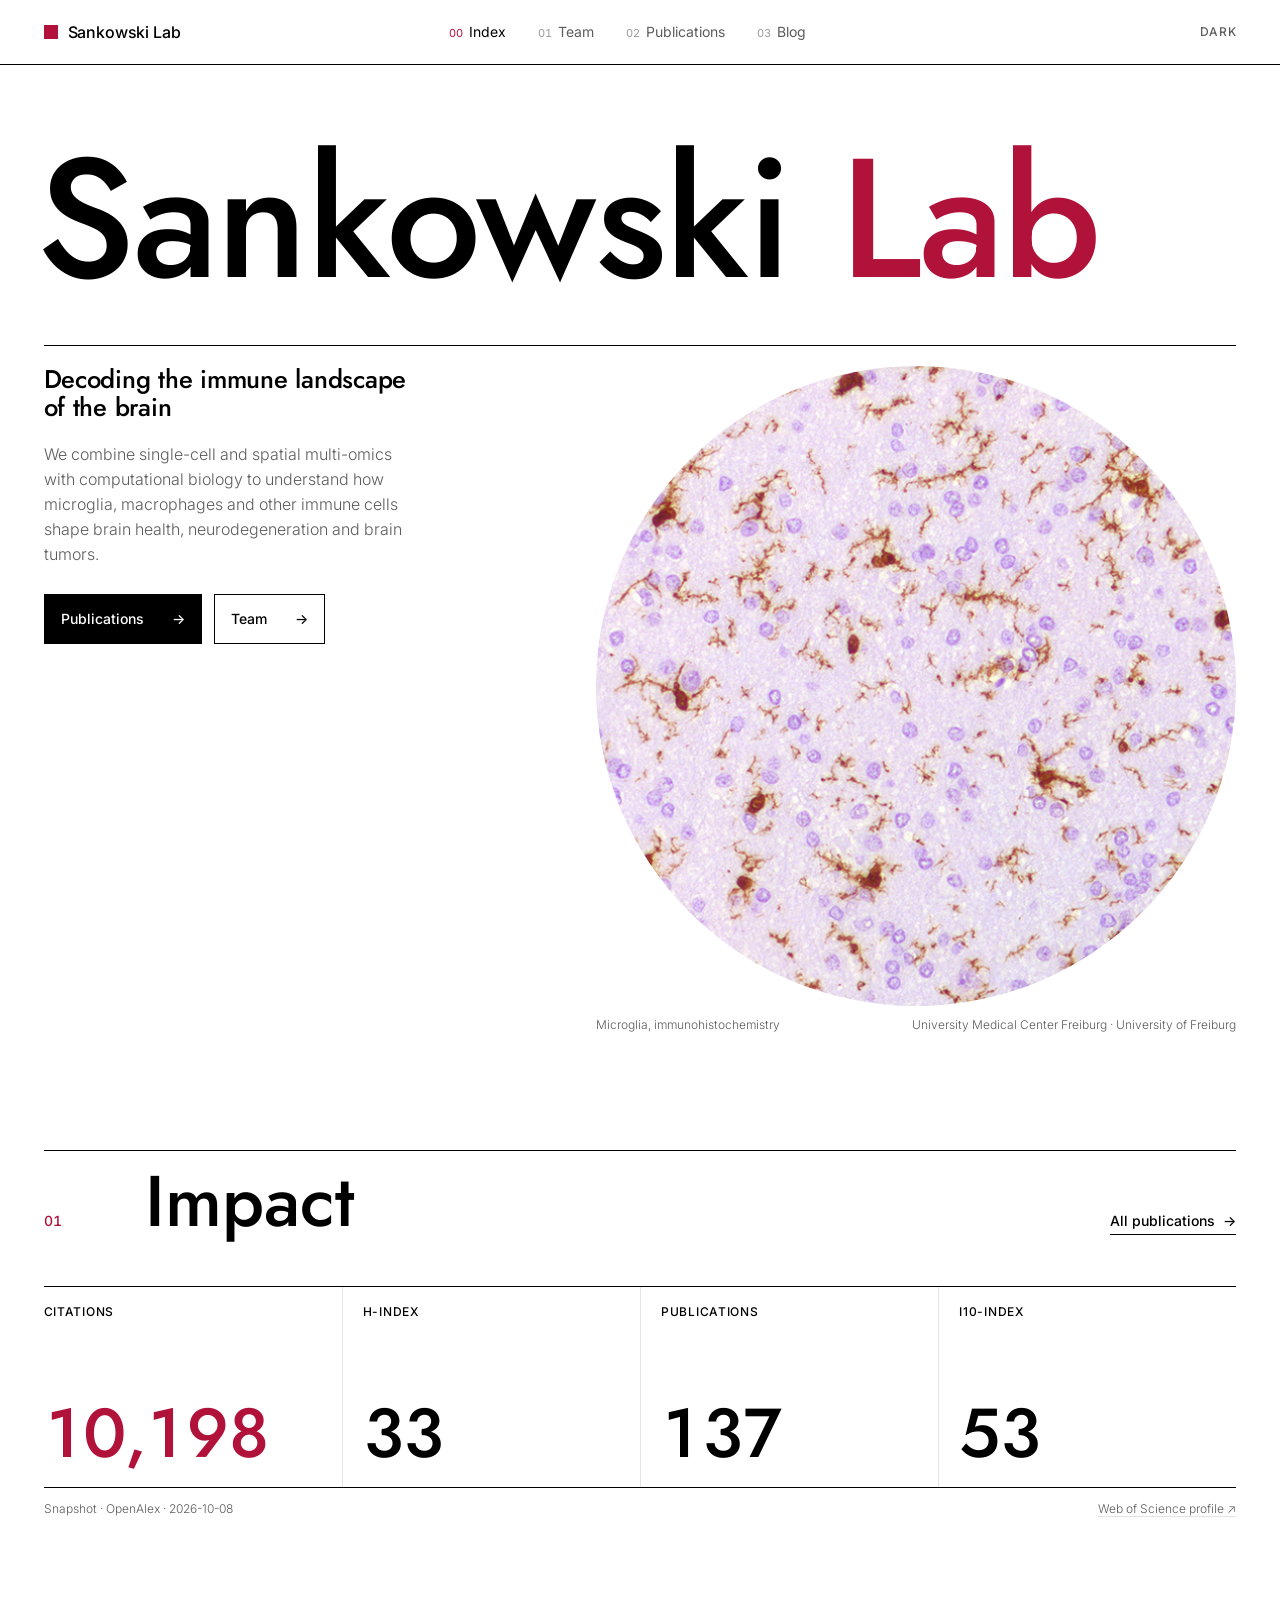
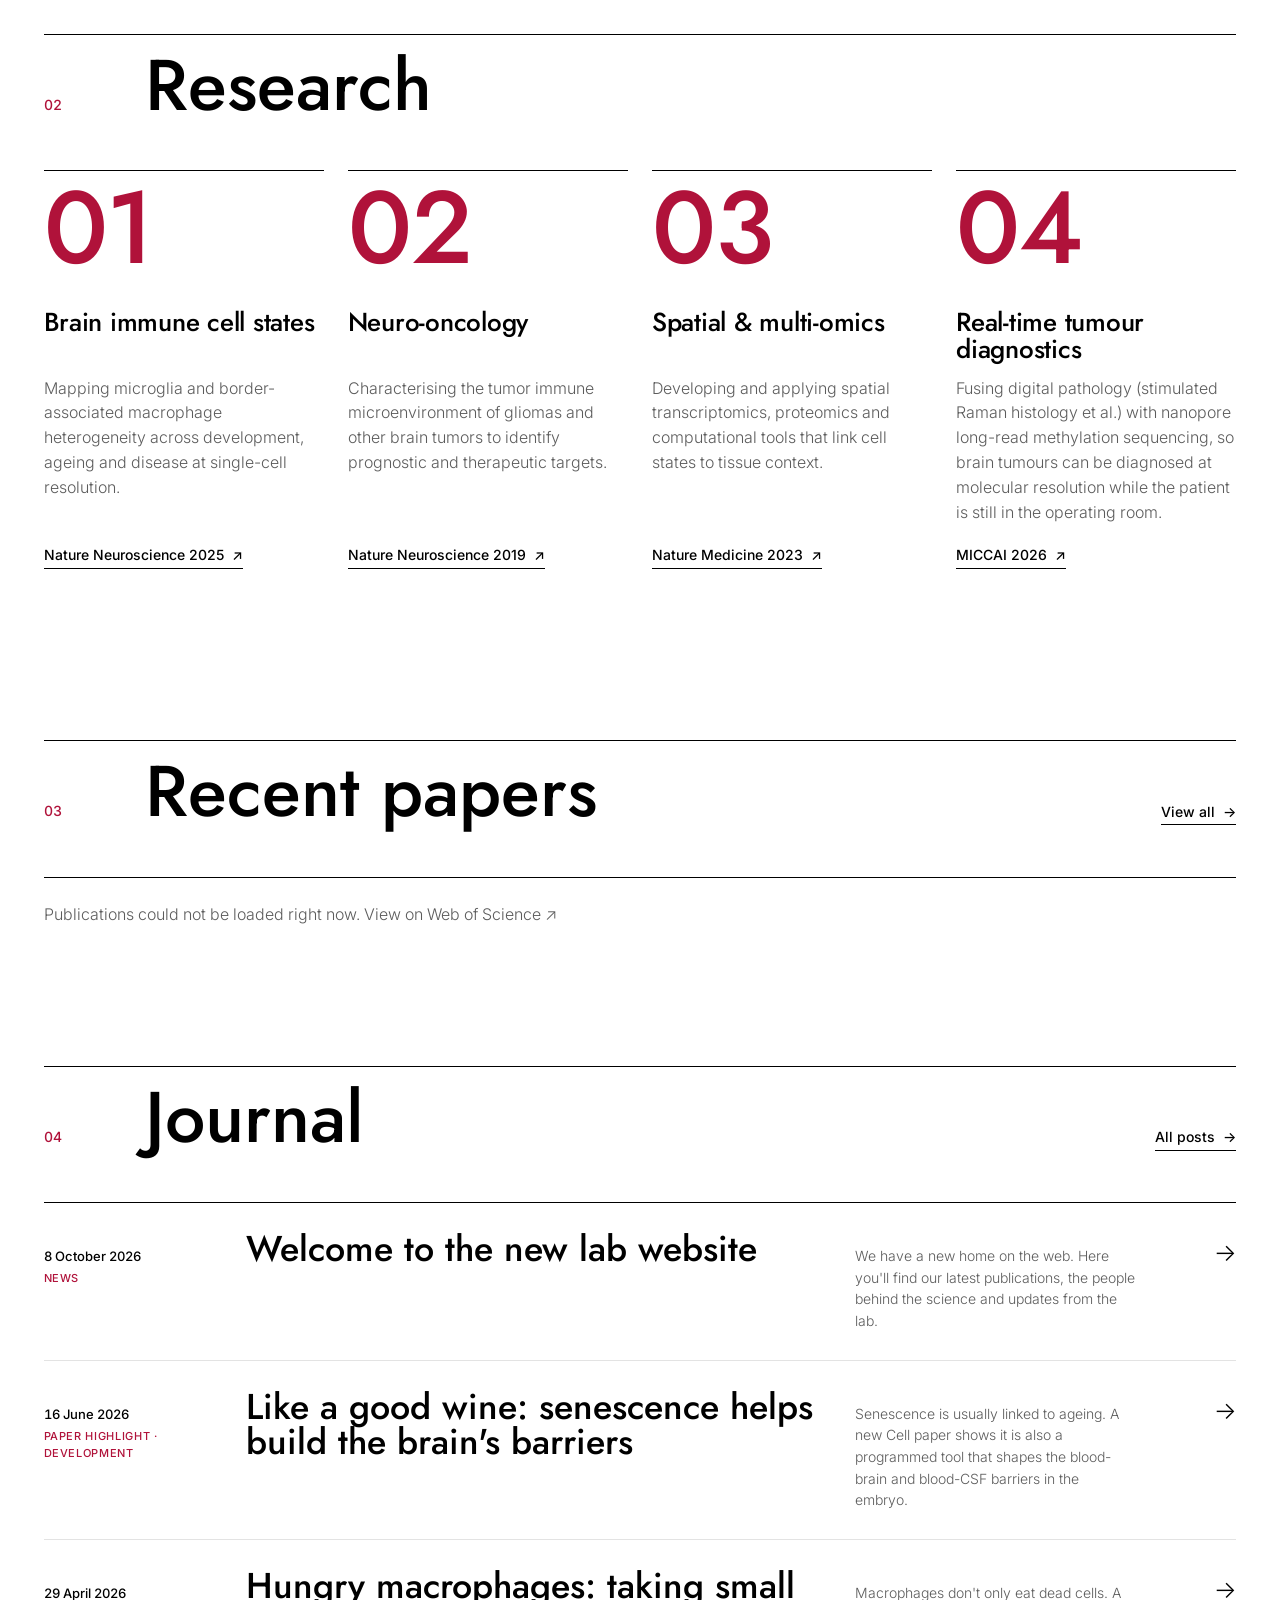
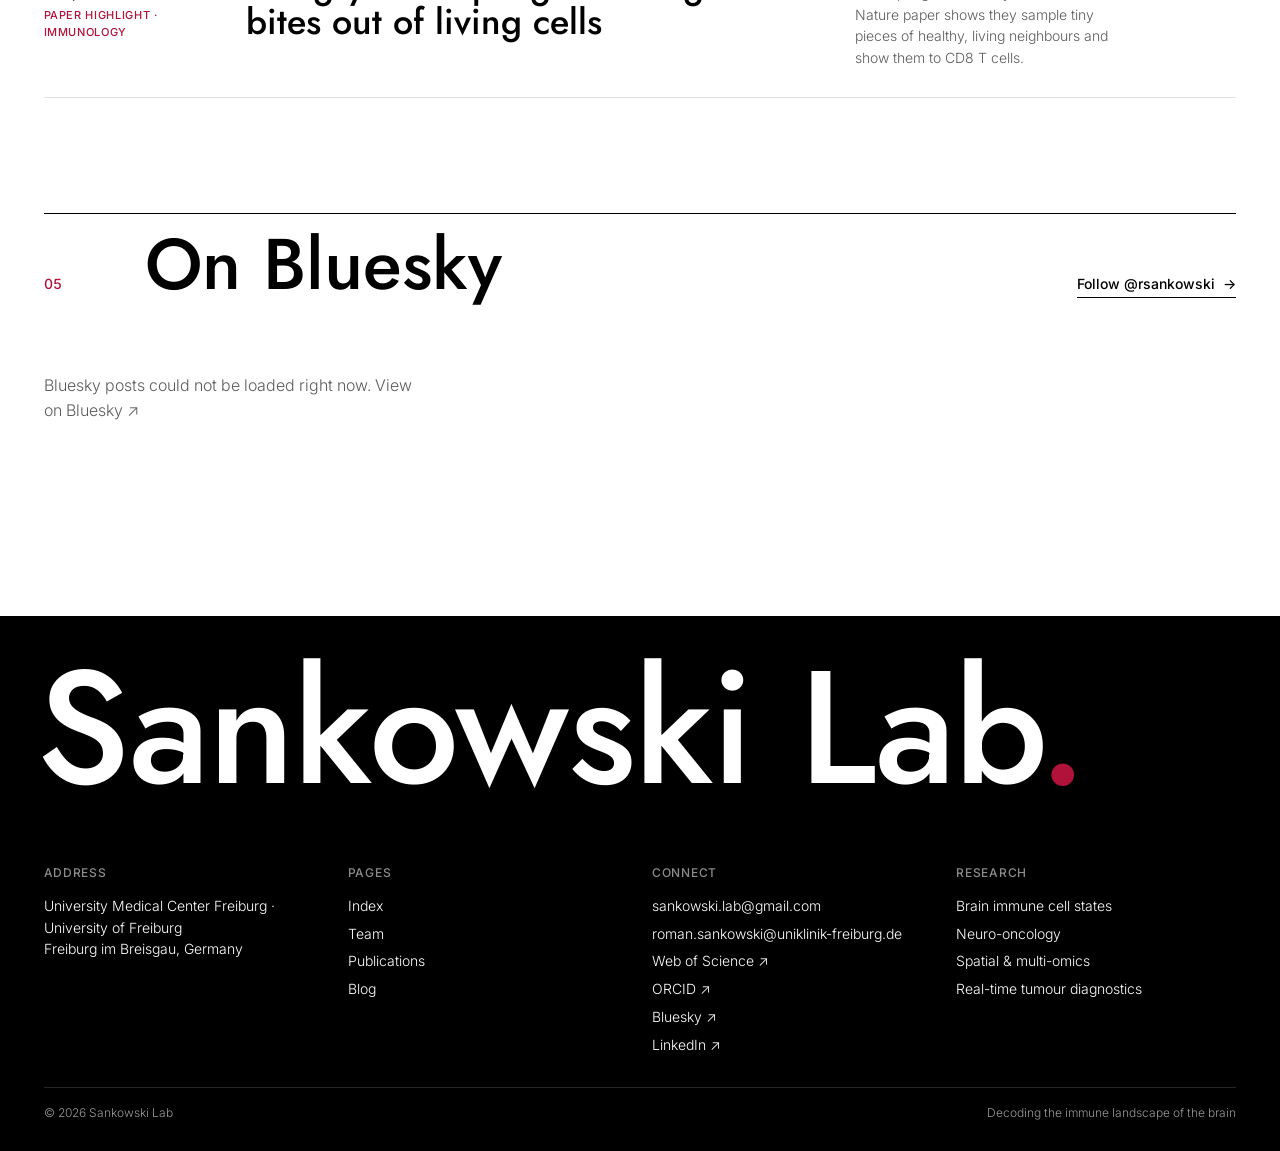
<file: index.html>
<!doctype html>
<html lang="en">
<head>
  <meta charset="utf-8">
  <meta name="viewport" content="width=device-width, initial-scale=1">
  <link rel="preconnect" href="https://fonts.googleapis.com">
  <link rel="preconnect" href="https://fonts.gstatic.com" crossorigin>
  <link href="https://fonts.googleapis.com/css2?family=Inter:wght@300;400;500&family=Jost:wght@400;500&display=swap" rel="stylesheet">
  <link rel="icon" type="image/svg+xml" href="assets/img/favicon.svg">
  <link rel="icon" type="image/png" sizes="64x64" href="assets/img/favicon.png">
  <link rel="apple-touch-icon" href="assets/img/apple-touch-icon.png">
  <link rel="stylesheet" href="assets/css/style.css">
  <script src="data/config.js"></script>
  <script src="data/wos-metrics.js"></script>
  <script src="data/blog.js"></script>
  <title>Sankowski Lab</title>
  <meta name="description" content="Sankowski Lab — neuroimmunology, single-cell and spatial multi-omics.">
  <script src="assets/js/app.js"></script>
</head>
<body data-page="home">
  <main class="wrap">
    <section class="hero">
      <h1 class="hero-title" id="hero-title"></h1>
      <div class="hero-body grid">
        <div class="hero-text">
          <p class="tagline" id="tagline"></p>
          <p id="intro"></p>
          <div class="cta-row">
            <a class="btn" href="publications.html">Publications <span class="arrow">→</span></a>
            <a class="btn ghost" href="team.html">Team <span class="arrow">→</span></a>
          </div>
        </div>
        <figure class="hero-figure">
          <img id="hero-img" alt="Microglia in brain tissue, immunohistochemistry">
          <div id="hero-placeholder" class="hero-placeholder" hidden><span>Add your image in assets/img/ and set heroImage in data/config.js</span></div>
          <figcaption><span id="fig-caption"></span><span id="fig-affil"></span></figcaption>
        </figure>
      </div>
    </section>

    <section class="section">
      <div class="section-head grid">
        <span class="idx">01</span>
        <h2>Impact</h2>
        <a class="aside link" href="publications.html">All publications <span class="arrow">→</span></a>
      </div>
      <div class="metrics" id="metrics">
        <div class="metric loading"><span class="label">Citations</span><span class="value">0</span></div>
        <div class="metric loading"><span class="label">h-index</span><span class="value">0</span></div>
        <div class="metric loading"><span class="label">Publications</span><span class="value">0</span></div>
        <div class="metric loading"><span class="label">i10-index</span><span class="value">0</span></div>
      </div>
      <div class="metrics-meta" id="metrics-meta"></div>
      <div class="chart" id="year-chart"></div>
    </section>

    <section class="section">
      <div class="section-head grid"><span class="idx">02</span><h2>Research</h2></div>
      <div class="research" id="research"></div>
    </section>

    <section class="section">
      <div class="section-head grid">
        <span class="idx">03</span>
        <h2>Recent papers</h2>
        <a class="aside link" href="publications.html">View all <span class="arrow">→</span></a>
      </div>
      <ol class="pubs" id="recent-pubs" style="border-top:1px solid var(--rule)"><li class="status">Loading publications…</li></ol>
    </section>

    <section class="section">
      <div class="section-head grid">
        <span class="idx">04</span>
        <h2>Journal</h2>
        <a class="aside link" href="blog.html">All posts <span class="arrow">→</span></a>
      </div>
      <ul class="posts" id="latest-posts"></ul>
    </section>

    <section class="section">
      <div class="section-head grid">
        <span class="idx">05</span>
        <h2>On Bluesky</h2>
        <a class="aside link" data-bsky-follow href="https://bsky.app/profile/rsankowski.bsky.social" target="_blank" rel="noopener">Follow @rsankowski <span class="arrow">→</span></a>
      </div>
      <div class="stream" id="bluesky"><p class="status">Loading posts…</p></div>
    </section>
  </main>
</body>
</html>
</file>
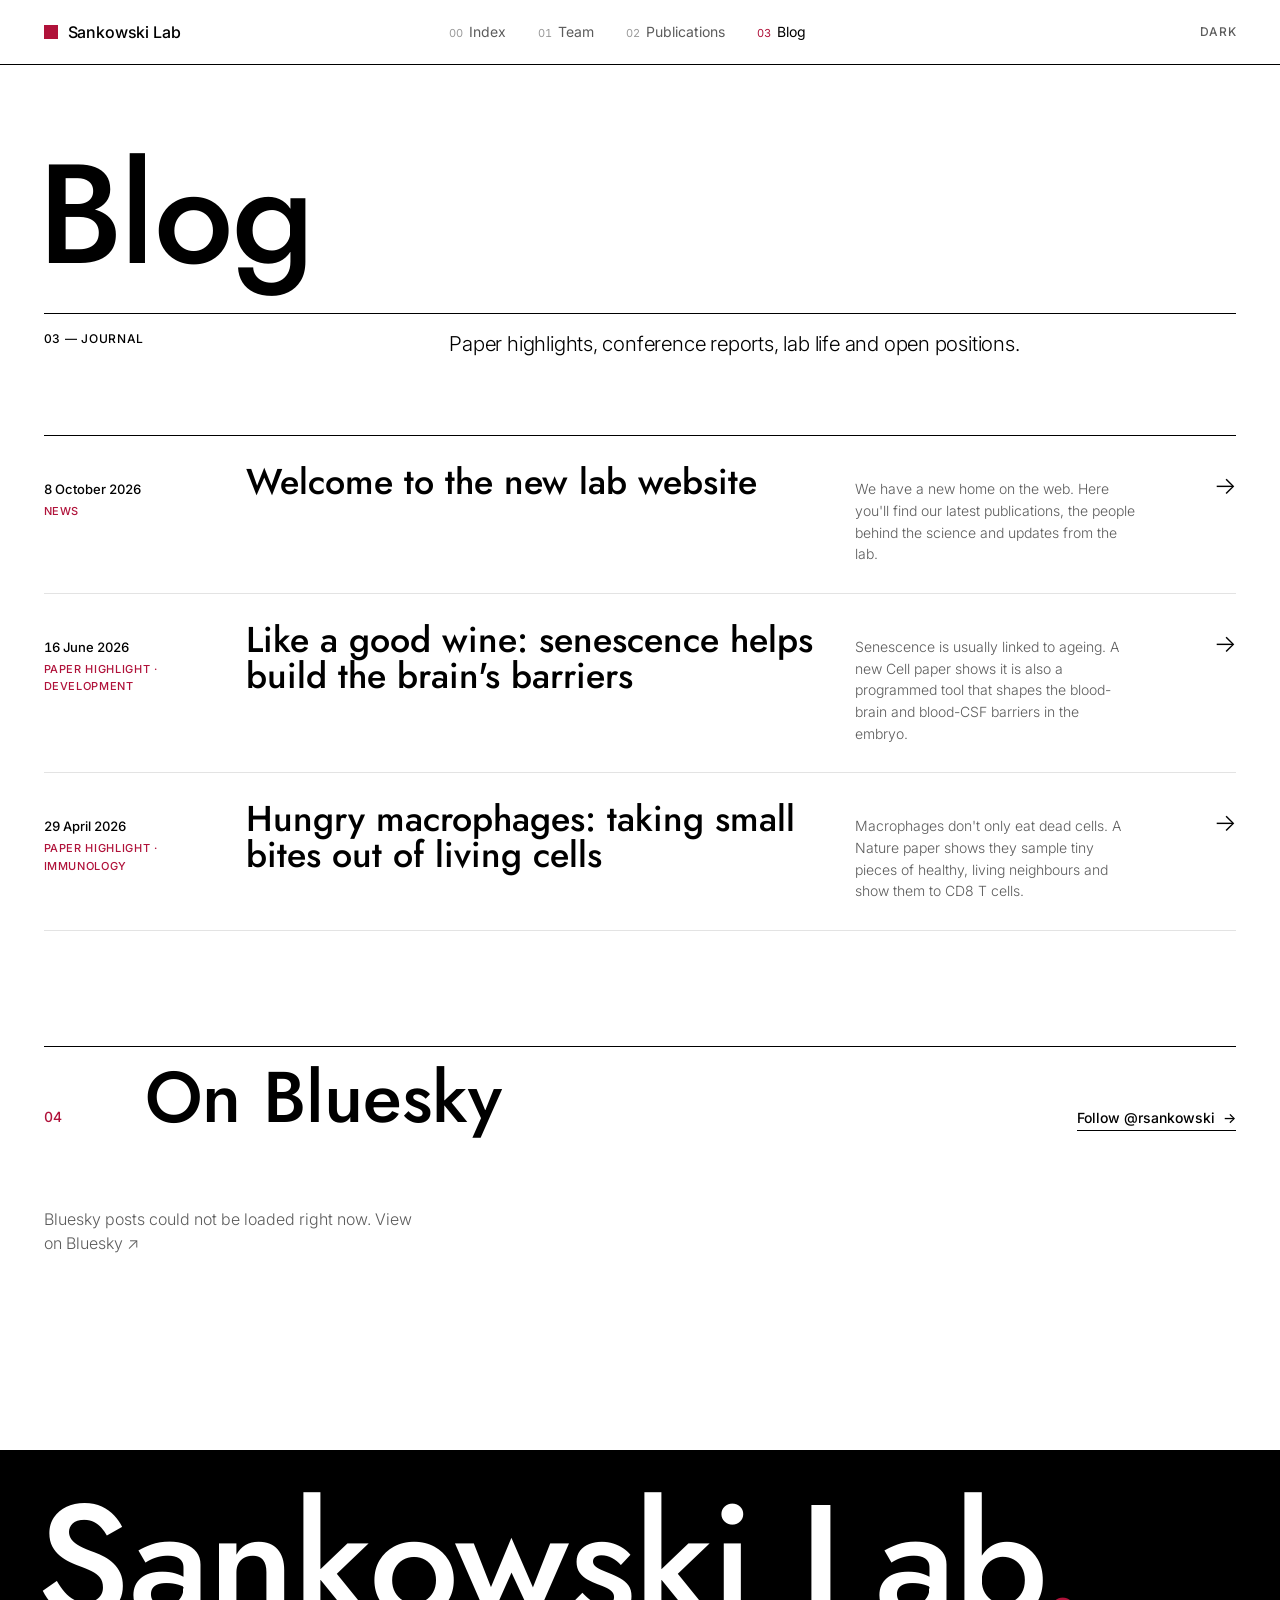
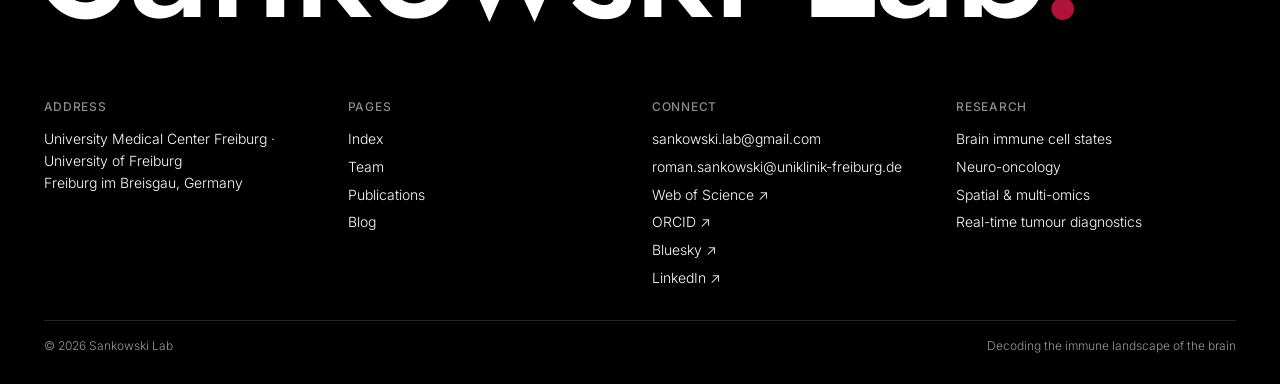
<file: blog.html>
<!doctype html>
<html lang="en">
<head>
  <meta charset="utf-8">
  <meta name="viewport" content="width=device-width, initial-scale=1">
  <link rel="preconnect" href="https://fonts.googleapis.com">
  <link rel="preconnect" href="https://fonts.gstatic.com" crossorigin>
  <link href="https://fonts.googleapis.com/css2?family=Inter:wght@300;400;500&family=Jost:wght@400;500&display=swap" rel="stylesheet">
  <link rel="icon" type="image/svg+xml" href="assets/img/favicon.svg">
  <link rel="icon" type="image/png" sizes="64x64" href="assets/img/favicon.png">
  <link rel="apple-touch-icon" href="assets/img/apple-touch-icon.png">
  <link rel="stylesheet" href="assets/css/style.css">
  <script src="data/config.js"></script>
  <script src="data/blog.js"></script>
  <title>Blog — Sankowski Lab</title>
  <script src="assets/js/app.js"></script>
</head>
<body data-page="blog">
  <main class="wrap">
    <header class="page-head">
      <h1>Blog</h1>
      <div class="grid">
        <span class="label">03 — Journal</span>
        <p>Paper highlights, conference reports, lab life and open positions.</p>
      </div>
    </header>
    <ul class="posts" id="posts"></ul>

    <section class="section">
      <div class="section-head grid">
        <span class="idx">04</span>
        <h2>On Bluesky</h2>
        <a class="aside link" data-bsky-follow href="https://bsky.app/profile/rsankowski.bsky.social" target="_blank" rel="noopener">Follow @rsankowski <span class="arrow">→</span></a>
      </div>
      <div class="stream" id="bluesky"><p class="status">Loading posts…</p></div>
    </section>
  </main>
</body>
</html>
</file>
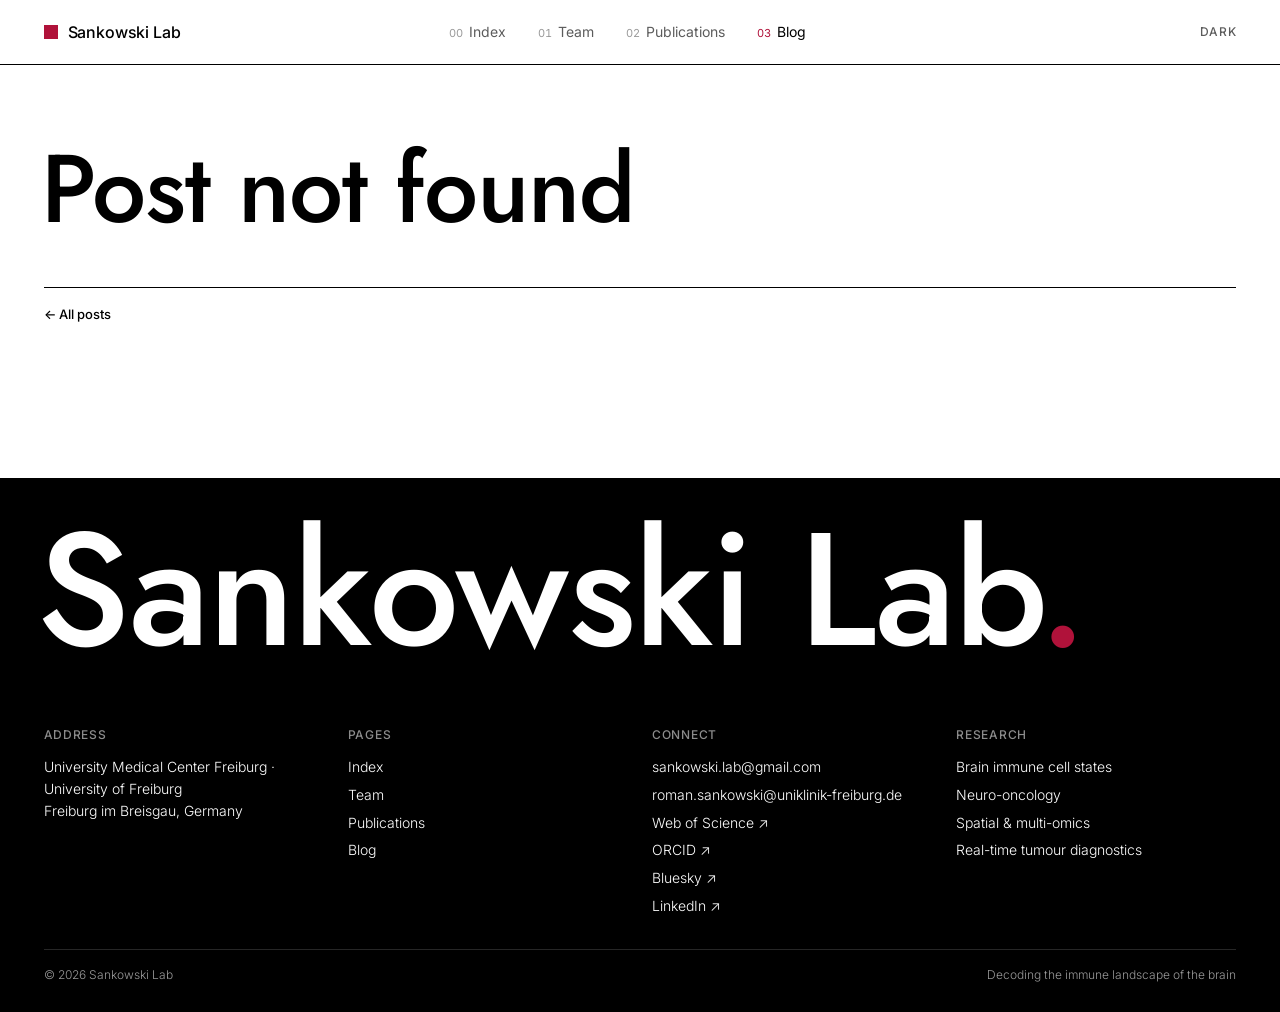
<file: post.html>
<!doctype html>
<html lang="en">
<head>
  <meta charset="utf-8">
  <meta name="viewport" content="width=device-width, initial-scale=1">
  <link rel="preconnect" href="https://fonts.googleapis.com">
  <link rel="preconnect" href="https://fonts.gstatic.com" crossorigin>
  <link href="https://fonts.googleapis.com/css2?family=Inter:wght@300;400;500&family=Jost:wght@400;500&display=swap" rel="stylesheet">
  <link rel="icon" type="image/svg+xml" href="assets/img/favicon.svg">
  <link rel="icon" type="image/png" sizes="64x64" href="assets/img/favicon.png">
  <link rel="apple-touch-icon" href="assets/img/apple-touch-icon.png">
  <link rel="stylesheet" href="assets/css/style.css">
  <script src="data/config.js"></script>
  <script src="data/blog.js"></script>
  <title>Blog — Sankowski Lab</title>
  <script src="assets/js/app.js"></script>
</head>
<body data-page="post">
  <main class="wrap"><article class="article" id="article"></article></main>
</body>
</html>
</file>
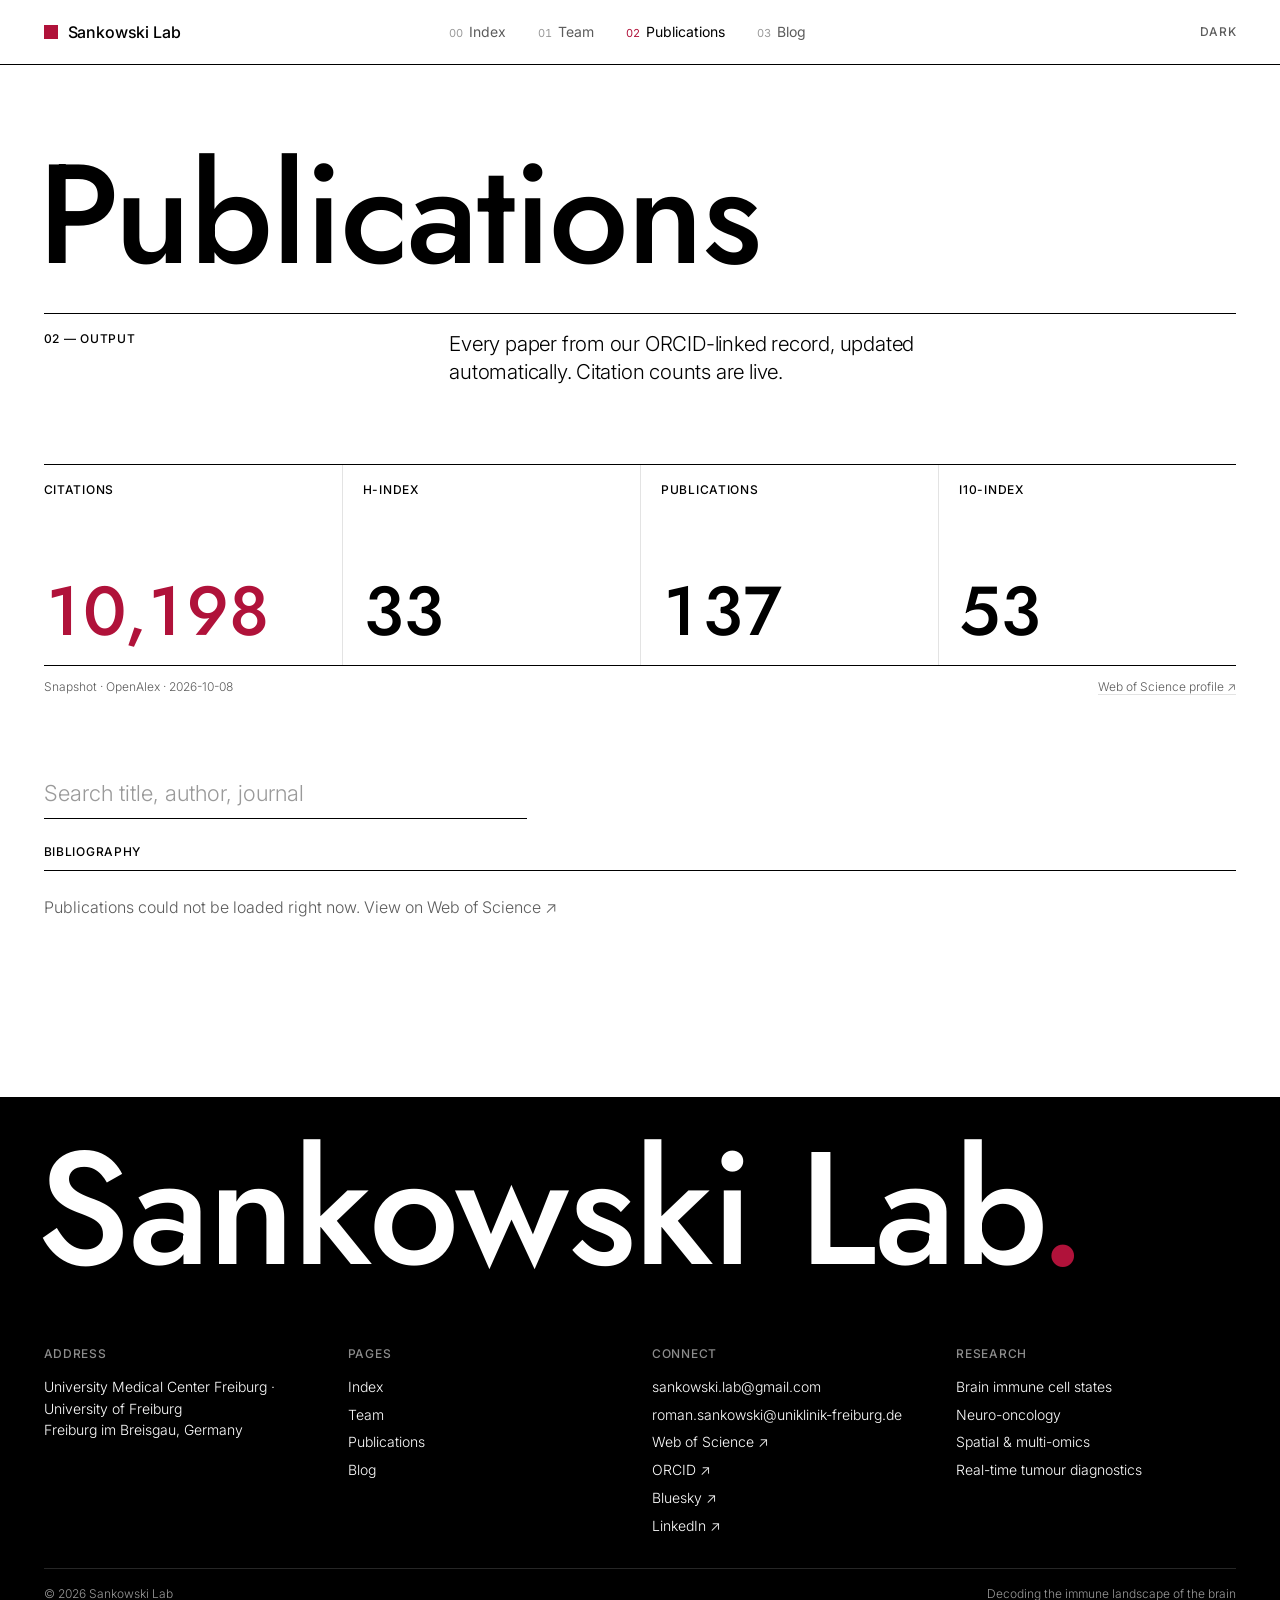
<file: publications.html>
<!doctype html>
<html lang="en">
<head>
  <meta charset="utf-8">
  <meta name="viewport" content="width=device-width, initial-scale=1">
  <link rel="preconnect" href="https://fonts.googleapis.com">
  <link rel="preconnect" href="https://fonts.gstatic.com" crossorigin>
  <link href="https://fonts.googleapis.com/css2?family=Inter:wght@300;400;500&family=Jost:wght@400;500&display=swap" rel="stylesheet">
  <link rel="icon" type="image/svg+xml" href="assets/img/favicon.svg">
  <link rel="icon" type="image/png" sizes="64x64" href="assets/img/favicon.png">
  <link rel="apple-touch-icon" href="assets/img/apple-touch-icon.png">
  <link rel="stylesheet" href="assets/css/style.css">
  <script src="data/config.js"></script>
  <script src="data/wos-metrics.js"></script>
  <script src="data/protocols.js"></script>
  <title>Publications — Sankowski Lab</title>
  <script src="assets/js/app.js"></script>
</head>
<body data-page="publications">
  <main class="wrap">
    <header class="page-head">
      <h1>Publications</h1>
      <div class="grid">
        <span class="label">02 — Output</span>
        <p>Every paper from our ORCID-linked record, updated automatically. Citation counts are live.</p>
      </div>
    </header>

    <div class="metrics" id="metrics">
      <div class="metric loading"><span class="label">Citations</span><span class="value">0</span></div>
      <div class="metric loading"><span class="label">h-index</span><span class="value">0</span></div>
      <div class="metric loading"><span class="label">Publications</span><span class="value">0</span></div>
      <div class="metric loading"><span class="label">i10-index</span><span class="value">0</span></div>
    </div>
    <div class="metrics-meta" id="metrics-meta"></div>
    <div class="chart" id="year-chart"></div>

    <div class="toolbar">
      <input class="search" id="pub-search" type="search" placeholder="Search title, author, journal" aria-label="Search publications">
      <div class="filters" id="filters"></div>
    </div>
    <div class="count-row"><span class="label">Bibliography</span><span id="pub-count"></span></div>
    <section class="methods-feature grid" id="methods-feature" hidden>
      <span class="label">Open protocols</span>
      <div class="mf-body">
        <h2>Methods development</h2>
        <p>We develop and openly share the methods behind our work, from nuclei isolation for single-nucleus RNA-seq to long-read single-cell transcriptomics and low-input gene-expression profiling. Step-by-step protocols, versioned and citable.</p>
      </div>
      <div class="mf-cta">
        <a class="btn" href="https://www.protocols.io/search?q=roman%20AND%20sankowski" target="_blank" rel="noopener">All protocols on protocols.io <span class="arrow">↗</span></a>
      </div>
    </section>
    <div id="pub-list"><p class="status">Loading publications…</p></div>
  </main>
</body>
</html>
</file>
<file: assets/css/style.css>
/* Swiss / International Typographic Style theme */

/* ---------- Tokens ---------- */
:root {
  --bg: #ffffff;
  --ink: #000000;
  --ink-2: #5c5c5c;
  --ink-3: #9a9a9a;
  --rule: #000000;
  --hair: #e3e3e3;
  --tint: #f4f4f2;
  --red: #b0123a;
  --on-red: #ffffff;
  --font: "Helvetica Neue", "HelveticaNeue-Light", "Inter", Helvetica, Arial, sans-serif;
  --display: "Futura PT", Futura, "Jost", "Century Gothic", sans-serif;
  --gutter: 24px;
  --margin: clamp(16px, 3.4vw, 48px);
  color-scheme: light;
}
@media (prefers-color-scheme: dark) {
  :root:not([data-theme="light"]) {
    --bg: #0b0b0b; --ink: #f2f2f2; --ink-2: #a3a3a3; --ink-3: #6e6e6e;
    --rule: #f2f2f2; --hair: #262626; --tint: #161616; --red: #f2557a; --on-red: #0b0b0b;
    color-scheme: dark;
  }
}
:root[data-theme="dark"] {
  --bg: #0b0b0b; --ink: #f2f2f2; --ink-2: #a3a3a3; --ink-3: #6e6e6e;
  --rule: #f2f2f2; --hair: #262626; --tint: #161616; --red: #f2557a; --on-red: #0b0b0b;
  color-scheme: dark;
}

/* ---------- Base ---------- */
*, *::before, *::after { box-sizing: border-box; }
html { -webkit-text-size-adjust: 100%; }
body {
  margin: 0; background: var(--bg); color: var(--ink);
  font-family: var(--font); font-weight: 300; font-size: 16px; line-height: 1.55;
  -webkit-font-smoothing: antialiased;
}
img { max-width: 100%; display: block; }
a { color: inherit; text-decoration: none; }
h1, h2, h3, h4 { margin: 0; font-family: var(--display); font-weight: 500; letter-spacing: 0; line-height: 0.95; }
p { margin: 0 0 1em; }
::selection { background: var(--red); color: var(--on-red); }
:focus-visible { outline: 2px solid var(--red); outline-offset: 2px; }

.wrap { padding: 0 var(--margin); max-width: 1600px; margin: 0 auto; }
.grid { display: grid; grid-template-columns: repeat(12, minmax(0, 1fr)); column-gap: var(--gutter); }
.label { font-size: 12px; font-weight: 500; letter-spacing: 0.06em; text-transform: uppercase; color: var(--ink); }
.muted { color: var(--ink-2); }
.red { color: var(--red); }

/* ---------- Header ---------- */
.site-header { position: sticky; top: 0; z-index: 40; background: var(--bg); border-bottom: 1px solid var(--rule); }
.site-header .grid { align-items: center; height: 64px; }
.brand { grid-column: 1 / span 4; display: flex; align-items: center; gap: 10px; font-weight: 500; font-size: 16px; letter-spacing: -0.01em; }
.brand .dot { width: 14px; height: 14px; background: var(--red); display: inline-block; }
.nav { grid-column: 5 / span 7; display: flex; gap: 32px; }
.nav a { font-size: 14px; font-weight: 400; display: flex; gap: 6px; align-items: baseline; color: var(--ink-2); transition: color .15s; }
.nav a .i { font-size: 11px; color: var(--ink-3); font-variant-numeric: tabular-nums; }
.nav a:hover, .nav a.active { color: var(--ink); }
.nav a.active .i { color: var(--red); }
.header-tools { grid-column: 12; justify-self: end; display: flex; gap: 16px; align-items: center; }
.text-btn {
  font: inherit; font-size: 12px; font-weight: 500; letter-spacing: 0.06em; text-transform: uppercase;
  background: none; border: 0; padding: 0; color: var(--ink-2); cursor: pointer;
}
.text-btn:hover { color: var(--ink); }
.menu-btn { display: none; }
@media (max-width: 860px) {
  .brand { grid-column: 1 / span 8; }
  .header-tools { grid-column: 9 / span 4; }
  .menu-btn { display: inline; }
  .nav {
    display: none; flex-direction: column; gap: 0;
    position: absolute; top: 64px; left: 0; right: 0; background: var(--bg); border-bottom: 1px solid var(--rule);
    padding: 0 var(--margin);
  }
  .nav.open { display: flex; }
  .nav a { font-size: 28px; font-weight: 500; letter-spacing: -0.01em; padding: 14px 0; border-top: 1px solid var(--hair); color: var(--ink); }
  .nav a .i { font-size: 13px; }
}

/* ---------- Hero ---------- */
.hero { padding-top: clamp(32px, 6vw, 80px); }
.hero-title { font-size: clamp(60px, 13.2vw, 230px); letter-spacing: -0.01em; line-height: 0.9; margin: 0 0 clamp(28px, 4vw, 56px) -0.04em; }
.hero-body { border-top: 1px solid var(--rule); padding-top: 20px; row-gap: 32px; }
.hero-text { grid-column: 1 / span 4; display: flex; flex-direction: column; gap: 20px; }
.hero-text .tagline { font-family: var(--display); font-weight: 500; font-size: clamp(22px, 2vw, 30px); line-height: 1.1; letter-spacing: -0.01em; margin: 0; color: var(--ink); }
.hero-text p { color: var(--ink-2); max-width: 42ch; margin: 0; }
.hero-figure { grid-column: 5 / span 8; margin: 0; }
.hero-figure { justify-self: end; width: min(100%, 640px); }
.hero-figure img { width: 100%; aspect-ratio: 1; object-fit: cover; border-radius: 50%; }
.hero-placeholder { width: 100%; aspect-ratio: 16 / 10; background: var(--tint); position: relative; overflow: hidden; display: flex; align-items: flex-end; padding: 16px; }
.hero-placeholder::before { content: ""; position: absolute; right: 8%; top: 12%; width: 34%; aspect-ratio: 1; border-radius: 50%; background: var(--red); }
.hero-placeholder::after { content: ""; position: absolute; left: 8%; top: 22%; width: 46%; height: 1px; background: var(--ink); box-shadow: 0 40px 0 var(--ink), 0 80px 0 var(--ink); }
.hero-placeholder span { position: relative; font-size: 12px; color: var(--ink-2); }
.hero-figure figcaption span:first-child { white-space: nowrap; }
.hero-figure figcaption { display: flex; justify-content: space-between; gap: 16px; margin-top: 10px; font-size: 12px; color: var(--ink-2); }
.cta-row { display: flex; gap: 12px; flex-wrap: wrap; margin-top: 8px; }
@media (max-width: 860px) { .hero-text, .hero-figure { grid-column: 1 / -1; } }

/* ---------- Buttons & links ---------- */
.btn {
  display: inline-flex; align-items: center; justify-content: space-between; gap: 28px;
  font-size: 14px; font-weight: 500; padding: 13px 16px; border: 1px solid var(--ink); background: var(--ink); color: var(--bg);
  transition: background .15s, color .15s, border-color .15s;
}
.btn:hover { background: var(--red); border-color: var(--red); color: var(--on-red); }
.btn.ghost { background: transparent; color: var(--ink); }
.btn.ghost:hover { background: var(--ink); color: var(--bg); border-color: var(--ink); }
.arrow { display: inline-block; transition: transform .2s; }
a:hover .arrow { transform: translateX(4px); }
.link { font-size: 14px; font-weight: 500; display: inline-flex; gap: 8px; border-bottom: 1px solid currentColor; padding-bottom: 2px; }
.link:hover { color: var(--red); }

/* ---------- Sections ---------- */
.section { padding: clamp(64px, 9vw, 128px) 0 0; }
.section-head { border-top: 1px solid var(--rule); padding-top: 16px; margin-bottom: clamp(32px, 4vw, 56px); align-items: baseline; row-gap: 12px; }
.section-head .idx { grid-column: 1 / span 1; font-size: 14px; font-weight: 500; color: var(--red); font-variant-numeric: tabular-nums; }
.section-head h2 { grid-column: 2 / span 8; font-size: clamp(40px, 5.6vw, 88px); }
.section-head .aside { grid-column: 10 / span 3; justify-self: end; align-self: end; }
@media (max-width: 860px) {
  .section-head .idx, .section-head h2 { grid-column: 1 / -1; }
  .section-head .aside { grid-column: 1 / -1; justify-self: start; }
}

.page-head { padding-top: clamp(40px, 7vw, 96px); margin-bottom: clamp(40px, 6vw, 80px); }
.page-head h1 { font-size: clamp(60px, 11vw, 190px); letter-spacing: -0.01em; line-height: 0.85; margin: 0 0 clamp(24px, 3vw, 40px) -0.04em; }
.page-head .grid { border-top: 1px solid var(--rule); padding-top: 16px; row-gap: 12px; }
.page-head .label { grid-column: 1 / span 3; }
.page-head p { grid-column: 5 / span 6; font-size: clamp(18px, 1.6vw, 22px); line-height: 1.4; letter-spacing: -0.01em; margin: 0; }
@media (max-width: 860px) { .page-head .label, .page-head p { grid-column: 1 / -1; } }

/* ---------- Metrics ---------- */
.metrics { display: grid; grid-template-columns: repeat(4, minmax(0, 1fr)); border-top: 1px solid var(--rule); border-bottom: 1px solid var(--rule); }
.metric { padding: 16px 20px 24px; border-left: 1px solid var(--hair); display: flex; flex-direction: column; justify-content: space-between; gap: 40px; min-height: 200px; }
.metric:first-child { border-left: 0; padding-left: 0; }
.metric .value { font-family: var(--display); font-weight: 500; font-size: clamp(40px, 5.4vw, 96px); letter-spacing: -0.005em; line-height: 0.85; font-variant-numeric: tabular-nums; }
.metric:first-child .value { color: var(--red); }
.metric.loading .value { color: var(--hair); }
@media (max-width: 860px) {
  .metrics { grid-template-columns: repeat(2, minmax(0, 1fr)); }
  .metric { min-height: 150px; gap: 28px; }
  .metric:nth-child(3) { border-left: 0; padding-left: 0; }
  .metric:nth-child(n+3) { border-top: 1px solid var(--hair); }
}
.metrics-meta { display: flex; justify-content: space-between; gap: 12px 24px; flex-wrap: wrap; padding-top: 12px; font-size: 12px; color: var(--ink-2); }
.metrics-meta a { border-bottom: 1px solid var(--hair); }
.metrics-meta a:hover { color: var(--red); border-color: var(--red); }
.live-dot { display: inline-block; width: 7px; height: 7px; border-radius: 50%; background: var(--red); margin-right: 6px; vertical-align: 1px; animation: pulse 2s infinite; }
@keyframes pulse { 50% { opacity: .3; } }

/* Bar chart */
.chart { margin-top: 56px; }
.chart-head { display: flex; justify-content: space-between; align-items: baseline; margin-bottom: 20px; gap: 12px; flex-wrap: wrap; font-size: 12px; color: var(--ink-2); }
.bars { display: grid; grid-auto-flow: column; grid-auto-columns: minmax(0, 1fr); gap: 4px; height: 220px; border-bottom: 1px solid var(--rule); }
.bar { display: flex; flex-direction: column; justify-content: flex-end; }
.bar .v { font-size: 11px; font-weight: 500; text-align: center; margin-bottom: 4px; font-variant-numeric: tabular-nums; color: var(--ink-2); }
.bar .f { background: var(--ink); transition: background .15s; }
.bar.peak .f, .bar:hover .f { background: var(--red); }
.bar.peak .v { color: var(--red); }
.bar.partial .f { background: repeating-linear-gradient(-45deg, var(--ink) 0 2px, transparent 2px 5px); box-shadow: inset 0 0 0 1px var(--ink); }
.years { display: grid; grid-auto-flow: column; grid-auto-columns: minmax(0, 1fr); gap: 4px; margin-top: 8px; }
.years span { font-size: 11px; color: var(--ink-2); text-align: center; font-variant-numeric: tabular-nums; }
@media (max-width: 600px) { .years span:nth-child(even) { visibility: hidden; } .bar .v { font-size: 9px; } .bars { height: 160px; gap: 2px; } }

/* ---------- Research ---------- */
.research { display: grid; grid-template-columns: repeat(4, minmax(0, 1fr)); gap: var(--gutter); }
.research article { border-top: 1px solid var(--rule); padding-top: 16px; }
.research .n { font-family: var(--display); font-size: clamp(64px, 8vw, 128px); font-weight: 500; letter-spacing: -0.01em; line-height: 0.8; color: var(--red); margin-bottom: 40px; }
.research h3 { font-size: 26px; letter-spacing: -0.01em; line-height: 1.05; margin-bottom: 12px; }
.research article { display: flex; flex-direction: column; align-items: flex-start; }
/* Line up number, title, text and link across each row of cards. */
@supports (grid-template-rows: subgrid) {
  .research { row-gap: 0; }
  .research article { display: grid; grid-row: span 4; grid-template-rows: subgrid; row-gap: 0; justify-items: start; padding-bottom: 56px; }
}
.research p { color: var(--ink-2); margin: 0; max-width: 40ch; }
.research .link { margin-top: auto; padding-top: 0; align-self: end; }
.research p { margin-bottom: 20px; }
@media (max-width: 1100px) { .research { grid-template-columns: repeat(2, minmax(0, 1fr)); } }
@media (max-width: 640px) { .research { grid-template-columns: 1fr; } }

/* ---------- Publications ---------- */
.toolbar { display: grid; grid-template-columns: repeat(12, minmax(0, 1fr)); column-gap: var(--gutter); row-gap: 16px; align-items: end; margin: 72px 0 24px; }
.search {
  grid-column: 1 / span 5; font: inherit; font-size: 22px; font-weight: 300; letter-spacing: 0; color: var(--ink);
  background: transparent; border: 0; border-bottom: 1px solid var(--rule); padding: 8px 0; border-radius: 0; outline: none;
}
.search::placeholder { color: var(--ink-3); }
.search:focus { border-bottom-color: var(--red); }
.filters { grid-column: 6 / span 7; display: flex; flex-wrap: wrap; gap: 6px; justify-content: flex-end; }
.filters button {
  font: inherit; font-size: 13px; font-weight: 500; padding: 8px 12px; border: 1px solid var(--hair); background: transparent; color: var(--ink);
  cursor: pointer; border-radius: 0; transition: border-color .15s, background .15s, color .15s;
}
.filters button:hover { border-color: var(--ink); }
.filters button.active { background: var(--ink); color: var(--bg); border-color: var(--ink); }
.filters .gap { width: 12px; }
@media (max-width: 860px) { .search, .filters { grid-column: 1 / -1; } .filters { justify-content: flex-start; } }

.methods-feature { background: var(--tint); padding: clamp(24px, 3vw, 40px) var(--margin); margin: 0 calc(-1 * var(--margin)); row-gap: 20px; align-items: end; }
.methods-feature[hidden] { display: none; }
.methods-feature > .label { grid-column: 1 / span 3; align-self: start; color: var(--red); }
.methods-feature .mf-body { grid-column: 4 / span 6; }
.methods-feature h2 { font-size: clamp(36px, 4.4vw, 64px); margin-bottom: 16px; }
.methods-feature p { margin: 0; color: var(--ink-2); font-size: 17px; max-width: 56ch; }
.methods-feature .mf-cta { grid-column: 10 / span 3; justify-self: end; }
@media (max-width: 1100px) { .methods-feature .mf-body { grid-column: 1 / span 9; } .methods-feature .mf-cta { grid-column: 1 / -1; justify-self: start; } .methods-feature > .label { grid-column: 1 / -1; } }
@media (max-width: 860px) { .methods-feature .mf-body { grid-column: 1 / -1; } }
.protocols { display: grid; grid-template-columns: repeat(3, minmax(0, 1fr)); gap: 48px var(--gutter); margin-top: 40px; }
.protocol { border-top: 1px solid var(--rule); padding-top: 14px; display: flex; flex-direction: column; align-items: flex-start; gap: 16px; }
.protocol .p-top { display: flex; justify-content: space-between; align-items: baseline; gap: 12px; width: 100%; }
.protocol .p-top .label { color: var(--red); text-align: right; }
.protocol .p-n { font-family: var(--display); font-size: clamp(48px, 5vw, 80px); font-weight: 500; line-height: 0.85; color: var(--red); }
.protocol h3 { font-size: 24px; line-height: 1.15; letter-spacing: -0.005em; }
.protocol h3 a:hover { color: var(--red); }
.protocol p { margin: 0; color: var(--ink-2); }
.protocol .p-meta { font-size: 13px; color: var(--ink-2); margin-top: auto; }
.protocol .p-meta b { color: var(--ink); font-weight: 400; }
@media (max-width: 1100px) { .protocols { grid-template-columns: repeat(2, minmax(0, 1fr)); } }
@media (max-width: 640px) { .protocols { grid-template-columns: 1fr; } }
.count-row { display: flex; justify-content: space-between; font-size: 12px; color: var(--ink-2); padding-bottom: 8px; border-bottom: 1px solid var(--rule); }
.pubs { list-style: none; margin: 0; padding: 0; }
.pub { display: grid; grid-template-columns: repeat(12, minmax(0, 1fr)); column-gap: var(--gutter); row-gap: 6px; padding: 20px 0; border-bottom: 1px solid var(--hair); }
.pub .yr { grid-column: 1 / span 1; font-size: 14px; font-weight: 500; font-variant-numeric: tabular-nums; }
.pub .main { grid-column: 2 / span 7; }
.pub .title { font-family: var(--display); font-size: 20px; font-weight: 500; letter-spacing: -0.005em; line-height: 1.2; display: block; transition: color .15s; }
.pub .title:hover { color: var(--red); }
.pub .authors { font-size: 14px; color: var(--ink-2); margin-top: 6px; }
.pub .authors b { color: var(--ink); font-weight: 400; }
.pub .venue { grid-column: 9 / span 3; font-size: 14px; }
.pub .venue .kind { display: block; margin-top: 6px; font-size: 11px; font-weight: 500; letter-spacing: 0.06em; text-transform: uppercase; color: var(--ink-3); }
.pub .venue .kind .oa { color: var(--red); }
.pub .cites { grid-column: 12; text-align: right; }
.pub .cites .n { font-family: var(--display); font-size: 28px; font-weight: 500; letter-spacing: 0; line-height: 1; font-variant-numeric: tabular-nums; }
.pub .cites .l { font-size: 11px; color: var(--ink-2); margin-top: 4px; }
.pub.hot .cites .n { color: var(--red); }
.year-split { font-family: var(--display); font-weight: 500; font-size: clamp(48px, 6vw, 96px); letter-spacing: -0.005em; line-height: 0.9; padding: 56px 0 12px; border-bottom: 1px solid var(--rule); }
@media (max-width: 860px) {
  .pub .yr { grid-column: 1 / -1; color: var(--ink-2); font-size: 12px; }
  .pub .main, .pub .venue { grid-column: 1 / span 9; }
  .pub .cites { grid-column: 10 / span 3; grid-row: 2; }
}
.status { color: var(--ink-2); padding: 24px 0; list-style: none; }

/* ---------- Team ---------- */
.pi-row { border-top: 1px solid var(--rule); padding-top: 16px; row-gap: 24px; margin-bottom: clamp(64px, 8vw, 112px); }
.pi-row > .label { grid-column: 1 / span 3; }
.pi-row .photo { grid-column: 4 / span 3; }
.pi-row .info { grid-column: 7 / span 6; display: flex; flex-direction: column; gap: 16px; }
.pi-row h2 { font-size: clamp(40px, 4.8vw, 72px); }
.pi-row p { font-size: 18px; line-height: 1.45; color: var(--ink-2); margin: 0; }
@media (max-width: 860px) { .pi-row > .label, .pi-row .photo, .pi-row .info { grid-column: 1 / -1; } }
.photo { aspect-ratio: 1; border-radius: 50%; box-shadow: 0 0 0 1px var(--hair); background: var(--tint); overflow: hidden; display: flex; align-items: center; justify-content: center; position: relative; }
.photo img { position: absolute; inset: 0; width: 100%; height: 100%; object-fit: cover; object-position: center 30%; filter: grayscale(1); transition: filter .3s; }
.person:hover .photo img, .pi-row:hover .photo img { filter: none; }
.people .photo { aspect-ratio: 1; }
.people .photo .initials { font-size: clamp(48px, 4.4vw, 72px); }
.photo .initials { font-family: var(--display); font-weight: 500; font-size: clamp(64px, 7vw, 112px); letter-spacing: -0.01em; line-height: 1; color: var(--ink-3); }
.group { border-top: 1px solid var(--rule); padding-top: 16px; margin-bottom: clamp(56px, 7vw, 96px); row-gap: 32px; }
.group > .label { grid-column: 1 / span 3; }
.group .people { grid-column: 4 / span 9; display: grid; grid-template-columns: repeat(4, minmax(0, 1fr)); gap: 40px var(--gutter); }
.person h3 { font-size: 22px; letter-spacing: -0.005em; margin: 14px 0 6px; line-height: 1.1; }
.role { font-size: 12px; font-weight: 500; letter-spacing: 0.06em; text-transform: uppercase; color: var(--red); }
.person p { font-size: 14px; color: var(--ink-2); margin: 10px 0 0; }
.alumni { grid-column: 4 / span 9; list-style: none; margin: 0; padding: 0; display: grid; grid-template-columns: repeat(3, minmax(0, 1fr)); gap: 0 var(--gutter); }
.alumni li { border-bottom: 1px solid var(--hair); padding: 14px 0; display: flex; flex-direction: column; gap: 4px; }
.alumni .n { font-family: var(--display); font-size: 22px; font-weight: 500; letter-spacing: -0.005em; line-height: 1.15; }
@media (max-width: 1100px) { .alumni { grid-template-columns: repeat(2, minmax(0, 1fr)); } }
@media (max-width: 860px) { .alumni { grid-column: 1 / -1; } }
@media (max-width: 480px) { .alumni { grid-template-columns: 1fr; } }
.plinks { display: flex; gap: 14px; margin-top: 10px; font-size: 13px; font-weight: 500; }
.plinks a { border-bottom: 1px solid var(--hair); }
.plinks a:hover { color: var(--red); border-color: var(--red); }
@media (max-width: 1100px) { .group .people { grid-template-columns: repeat(3, minmax(0, 1fr)); } }
@media (max-width: 860px) { .pi-row .photo { max-width: 360px; } .group .people { grid-template-columns: repeat(2, minmax(0, 1fr)); } }
@media (max-width: 860px) { .group > .label, .group .people { grid-column: 1 / -1; } }


.join { background: var(--red); color: var(--on-red); padding: clamp(28px, 4vw, 56px) var(--margin); margin: 0 calc(-1 * var(--margin)); row-gap: 24px; align-items: end; }
.join h2 { grid-column: 1 / span 7; font-size: clamp(48px, 7vw, 112px); letter-spacing: -0.005em; }
.join .side { grid-column: 9 / span 4; display: flex; flex-direction: column; gap: 20px; align-items: flex-start; }
.join p { margin: 0; font-size: 17px; }
.join .btn { background: var(--on-red); color: var(--red); border-color: var(--on-red); }
.join .btn:hover { background: transparent; color: var(--on-red); }
@media (max-width: 860px) { .join h2, .join .side { grid-column: 1 / -1; } }

/* ---------- Blog ---------- */
.posts { list-style: none; margin: 0; padding: 0; border-top: 1px solid var(--rule); }
.post-row { border-bottom: 1px solid var(--hair); }
.post-row a { display: grid; grid-template-columns: repeat(12, minmax(0, 1fr)); column-gap: var(--gutter); row-gap: 8px; padding: 28px 0; align-items: baseline; }
.post-row .date { grid-column: 1 / span 2; font-size: 13px; font-weight: 500; font-variant-numeric: tabular-nums; }
.post-row .t { grid-column: 3 / span 6; font-family: var(--display); font-size: clamp(26px, 2.8vw, 40px); font-weight: 500; letter-spacing: 0; line-height: 1; transition: color .15s; }
.post-row .ex { grid-column: 9 / span 3; font-size: 14px; color: var(--ink-2); }
.post-row .go { grid-column: 12; justify-self: end; font-size: 24px; transition: transform .2s, color .15s; }
.post-row a:hover .t, .post-row a:hover .go { color: var(--red); }
.post-row a:hover .go { transform: translateX(6px); }
.post-row .tags { display: block; margin-top: 4px; font-size: 11px; letter-spacing: 0.06em; text-transform: uppercase; color: var(--red); }
@media (max-width: 860px) {
  .post-row .date, .post-row .t, .post-row .ex { grid-column: 1 / span 11; }
  .post-row .go { grid-column: 12; grid-row: 2; }
}

.article { padding-top: clamp(40px, 6vw, 88px); }
.article h1 { font-size: clamp(48px, 7.5vw, 128px); letter-spacing: -0.01em; line-height: 0.98; margin: 0 0 clamp(32px, 4vw, 56px) -0.03em; max-width: 16ch; }
.article .meta { border-top: 1px solid var(--rule); padding-top: 16px; row-gap: 16px; margin-bottom: 48px; }
.article .meta .back { grid-column: 1 / span 3; font-size: 13px; font-weight: 500; }
.article .meta .back:hover { color: var(--red); }
.article .meta .info { grid-column: 4 / span 6; font-size: 13px; color: var(--ink-2); }
.article .cover { margin-bottom: 48px; }
.article .content { grid-column: 4 / span 6; font-size: 19px; line-height: 1.6; }
.article .content h2 { font-size: 32px; margin: 1.8em 0 0.6em; line-height: 1.05; }
.article .content a { border-bottom: 1px solid var(--red); }
.article .content a:hover { color: var(--red); }
.article .content img { margin: 32px 0; }
.article .content blockquote { margin: 40px 0; padding: 0; font-family: var(--display); font-size: 32px; font-weight: 500; letter-spacing: -0.01em; line-height: 1.1; color: var(--red); }
.article .content ul { padding-left: 1.2em; }
.article .post-links { margin-top: 40px; padding-top: 20px; border-top: 1px solid var(--rule); font-size: 16px; }
.article .post-links .label { display: inline-block; margin-bottom: 4px; }
@media (max-width: 860px) { .article .meta .back, .article .meta .info, .article .content { grid-column: 1 / -1; } }

/* ---------- Bluesky stream ---------- */
.stream { display: grid; grid-template-columns: repeat(3, minmax(0, 1fr)); gap: 40px var(--gutter); }
.skeet { border-top: 1px solid var(--rule); padding-top: 14px; display: flex; flex-direction: column; gap: 14px; min-width: 0; }
.skeet header { display: flex; justify-content: space-between; gap: 12px; align-items: baseline; }
.skeet header .label { overflow: hidden; text-overflow: ellipsis; white-space: nowrap; color: var(--red); }
.skeet .date { font-size: 12px; color: var(--ink-2); white-space: nowrap; }
.skeet .date:hover { color: var(--red); }
.sk-text { margin: 0; font-size: 16px; line-height: 1.5; overflow-wrap: anywhere; }
.sk-text a { border-bottom: 1px solid var(--hair); }
.sk-text a:hover { color: var(--red); border-color: var(--red); }
.sk-img { position: relative; display: block; aspect-ratio: 16 / 10; overflow: hidden; background: var(--tint); }
.sk-img img { width: 100%; height: 100%; object-fit: cover; }
.sk-img span { position: absolute; right: 8px; bottom: 8px; background: var(--bg); color: var(--ink); font-size: 12px; font-weight: 500; padding: 2px 8px; }
.sk-link { display: grid; grid-template-columns: 1fr; border: 1px solid var(--hair); transition: border-color .15s; }
.sk-link:hover { border-color: var(--ink); }
.sk-link img { width: 100%; aspect-ratio: 1.91 / 1; object-fit: cover; }
.sk-link .t { font-family: var(--display); font-weight: 500; font-size: 16px; line-height: 1.25; padding: 10px 12px 2px; }
.sk-link .d { font-size: 12px; color: var(--ink-2); padding: 0 12px 10px; }
.sk-quote { display: block; border-left: 2px solid var(--red); padding: 2px 0 2px 12px; font-size: 14px; color: var(--ink-2); }
.sk-quote .label { display: block; margin-bottom: 4px; color: var(--ink); }
.sk-stats { display: flex; gap: 14px; font-size: 12px; color: var(--ink-2); margin-top: auto; padding-top: 4px; font-variant-numeric: tabular-nums; }
.sk-stats .arrow { margin-left: auto; }
.sk-stats:hover { color: var(--red); }
@media (max-width: 1100px) { .stream { grid-template-columns: repeat(2, minmax(0, 1fr)); } }
@media (max-width: 640px) { .stream { grid-template-columns: 1fr; } }

/* ---------- Footer ---------- */
.site-footer { background: var(--ink); color: var(--bg); margin-top: clamp(96px, 12vw, 176px); padding: 48px 0 28px; }
.site-footer .grid { row-gap: 32px; }
.site-footer .big { grid-column: 1 / -1; font-family: var(--display); font-weight: 500; font-size: clamp(52px, 12.5vw, 220px); letter-spacing: -0.01em; line-height: 0.8; margin: 0 0 40px -0.04em; }
.site-footer .big .dot { color: var(--red); }
.site-footer .col { grid-column: span 3; font-size: 14px; }
.site-footer .col .label { color: inherit; opacity: .55; margin-bottom: 12px; display: block; }
.site-footer ul { list-style: none; margin: 0; padding: 0; display: grid; gap: 6px; }
.site-footer a:hover { color: var(--red); }
.site-footer .legal { grid-column: 1 / -1; display: flex; justify-content: space-between; gap: 12px; flex-wrap: wrap; border-top: 1px solid color-mix(in srgb, var(--bg) 25%, transparent); padding-top: 16px; font-size: 12px; opacity: .6; }
@media (max-width: 860px) { .site-footer .col { grid-column: span 6; } }

/* ---------- Motion ---------- */
.rise { opacity: 0; transform: translateY(24px); transition: opacity .7s cubic-bezier(.2,.7,.2,1), transform .7s cubic-bezier(.2,.7,.2,1); }
.rise.in { opacity: 1; transform: none; }
@media (prefers-reduced-motion: reduce) {
  .rise { opacity: 1; transform: none; transition: none; }
  .live-dot { animation: none; }
  .arrow, .post-row .go { transition: none; }
}
</file>
